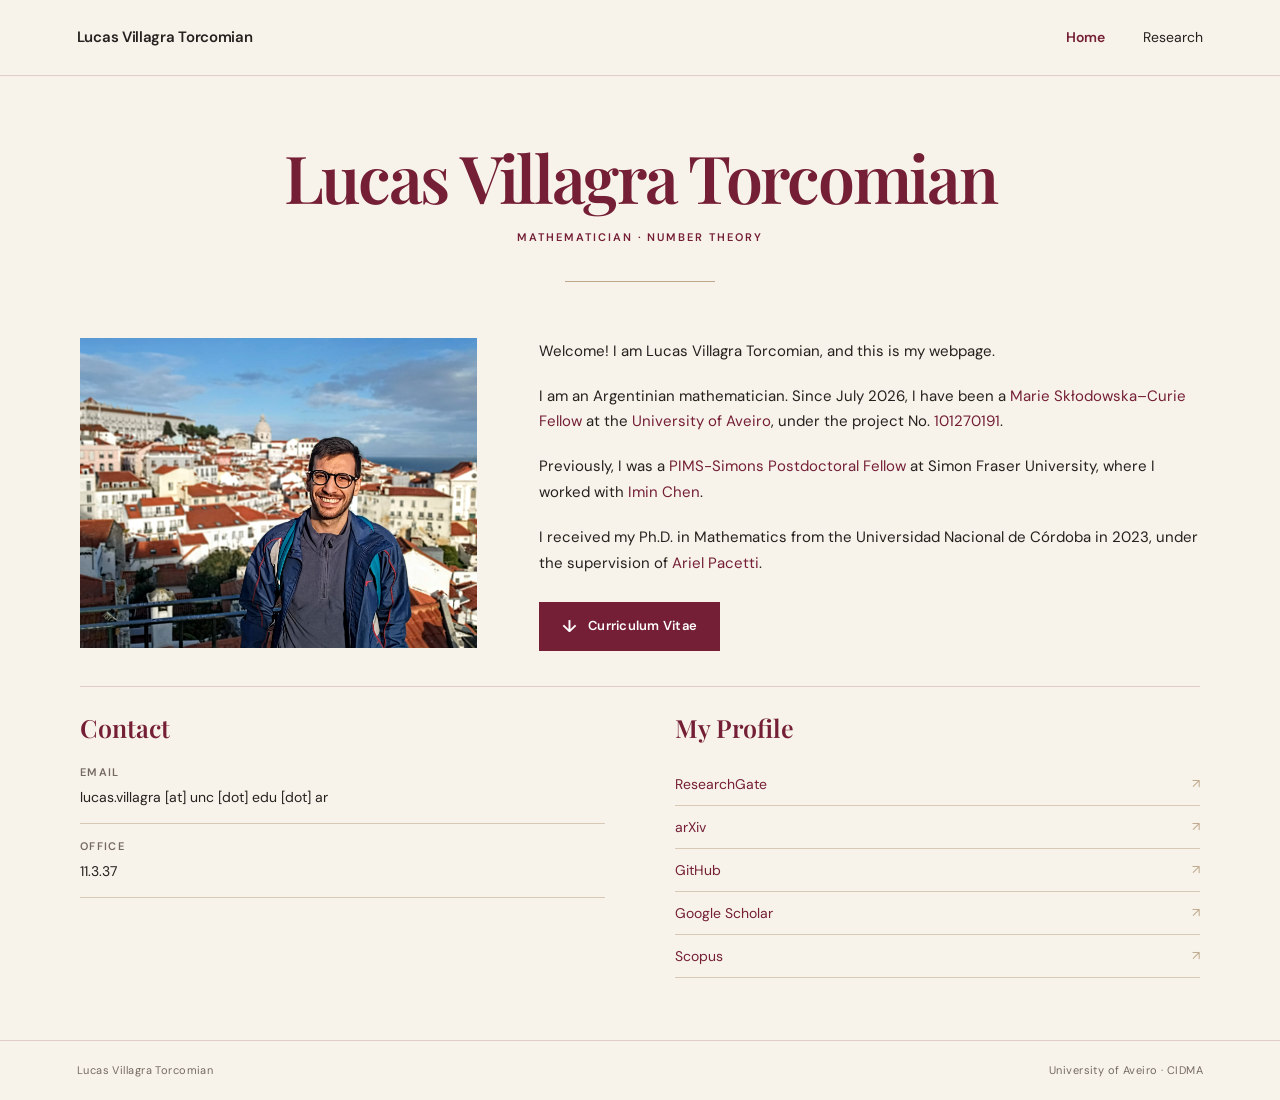
<file: index.html>
<!doctype html>
<html lang="en">
<head>
  <meta charset="utf-8">
  <meta name="viewport" content="width=device-width, initial-scale=1">
  <meta name="description" content="Lucas Villagra Torcomian is an Argentine mathematician and Marie Skłodowska-Curie Fellow at the University of Aveiro. His research focuses on Number Theory, Diophantine equations, arithmetic geometry, and modular forms."> 
  <title>Lucas Villagra Torcomian | Mathematician</title>
  <link rel="preconnect" href="https://fonts.googleapis.com">
  <link rel="preconnect" href="https://fonts.gstatic.com" crossorigin>
  <link href="https://fonts.googleapis.com/css2?family=DM+Sans:wght@400;500;600&family=Playfair+Display:wght@500;600;700&display=swap" rel="stylesheet">
  <link rel="stylesheet" href="assets/style.css">
</head>
<body>
  <header class="site-header">
    <a class="wordmark" href="index.html">Lucas Villagra Torcomian</a>
    <nav aria-label="Main navigation">
      <a class="active" href="index.html">Home</a>
      <a href="research.html">Research</a>
    </nav>
  </header>

  <main>
<section class="hero">
  <h1>Lucas Villagra Torcomian</h1>
  <p class="eyebrow">Mathematician · Number Theory</p>
  <div class="hero-rule"></div>
</section>

    <section class="intro section-wrap">
      <div class="portrait-frame">
        <img class="portrait" src="assets/IMG.jpg" alt="Portrait placeholder — this will be replaced with Lucas's photograph">
      </div>
      <div class="intro-copy">
        <p>Welcome! I am Lucas Villagra Torcomian, and this is my webpage.</p>
        <p>I am an Argentinian mathematician. Since July 2026, I have been a <a href="https://marie-sklodowska-curie-actions.ec.europa.eu/" target="_blank" rel="noopener">Marie Skłodowska–Curie Fellow</a> at the <a href="https://www.ua.pt/" target="_blank" rel="noopener">University of Aveiro</a>, under the project No. <a href="https://cordis.europa.eu/project/id/101270191" target="_blank" rel="noopener">101270191</a>.</p>
        <p>Previously, I was a <a href="https://www.pims.math.ca/programs/scientific/postdoctoral" target="_blank" rel="noopener">PIMS-Simons Postdoctoral Fellow</a> at Simon Fraser University, where I worked with <a href="https://www.iminchen.org/" target="_blank" rel="noopener">Imin Chen</a>.</p>
        <p>I received my Ph.D. in Mathematics from the Universidad Nacional de Córdoba in 2023, under the supervision of <a href="https://sweet.ua.pt/" target="_blank" rel="noopener">Ariel Pacetti</a>.</p>
        <a class="button" href="https://drive.google.com/file/d/19GsdV_UweHIttcDbR_BXUDmEfYeh36qH/view?usp=drive_link" target="_blank" rel="noopener">
          <span class="button-icon" aria-hidden="true">↓</span> Curriculum Vitae
        </a>
      </div>
    </section>

    <section class="contact-section section-wrap">
      <div class="contact-column">
        <h2>Contact</h2>
        <div class="contact-item">
          <span class="contact-label">Email</span>
          <span>lucas.villagra [at] unc [dot] edu [dot] ar</span>
        </div>
        <div class="contact-item">
          <span class="contact-label">Office</span>
          <span>11.3.37</span>
        </div>
      </div>
      <div class="profiles-column">
        <h2>My Profile</h2>
        <a class="profile-link" href="https://www.researchgate.net/profile/Lucas-Villagra-Torcomian-2" target="_blank" rel="noopener">ResearchGate <span>↗</span></a>
        <a class="profile-link" href="https://arxiv.org/search/?query=Lucas+Villagra+Torcomian&searchtype=author" target="_blank" rel="noopener">arXiv <span>↗</span></a>
        <a class="profile-link" href="https://github.com/lucasvillagra" target="_blank" rel="noopener">GitHub <span>↗</span></a>
        <a class="profile-link" href="https://scholar.google.com/citations?hl=es&oi=ao&user=vNur4E0AAAAJ" target="_blank" rel="noopener">Google Scholar <span>↗</span></a>
        <a class="profile-link" href="https://www.scopus.com/authid/detail.uri?authorId=57219787148" target="_blank" rel="noopener">Scopus <span>↗</span></a>
      </div>
    </section>
  </main>

  <footer class="site-footer">
    <span>Lucas Villagra Torcomian</span>
    <span>University of Aveiro · CIDMA</span>
  </footer>
</body>
</html>
</file>
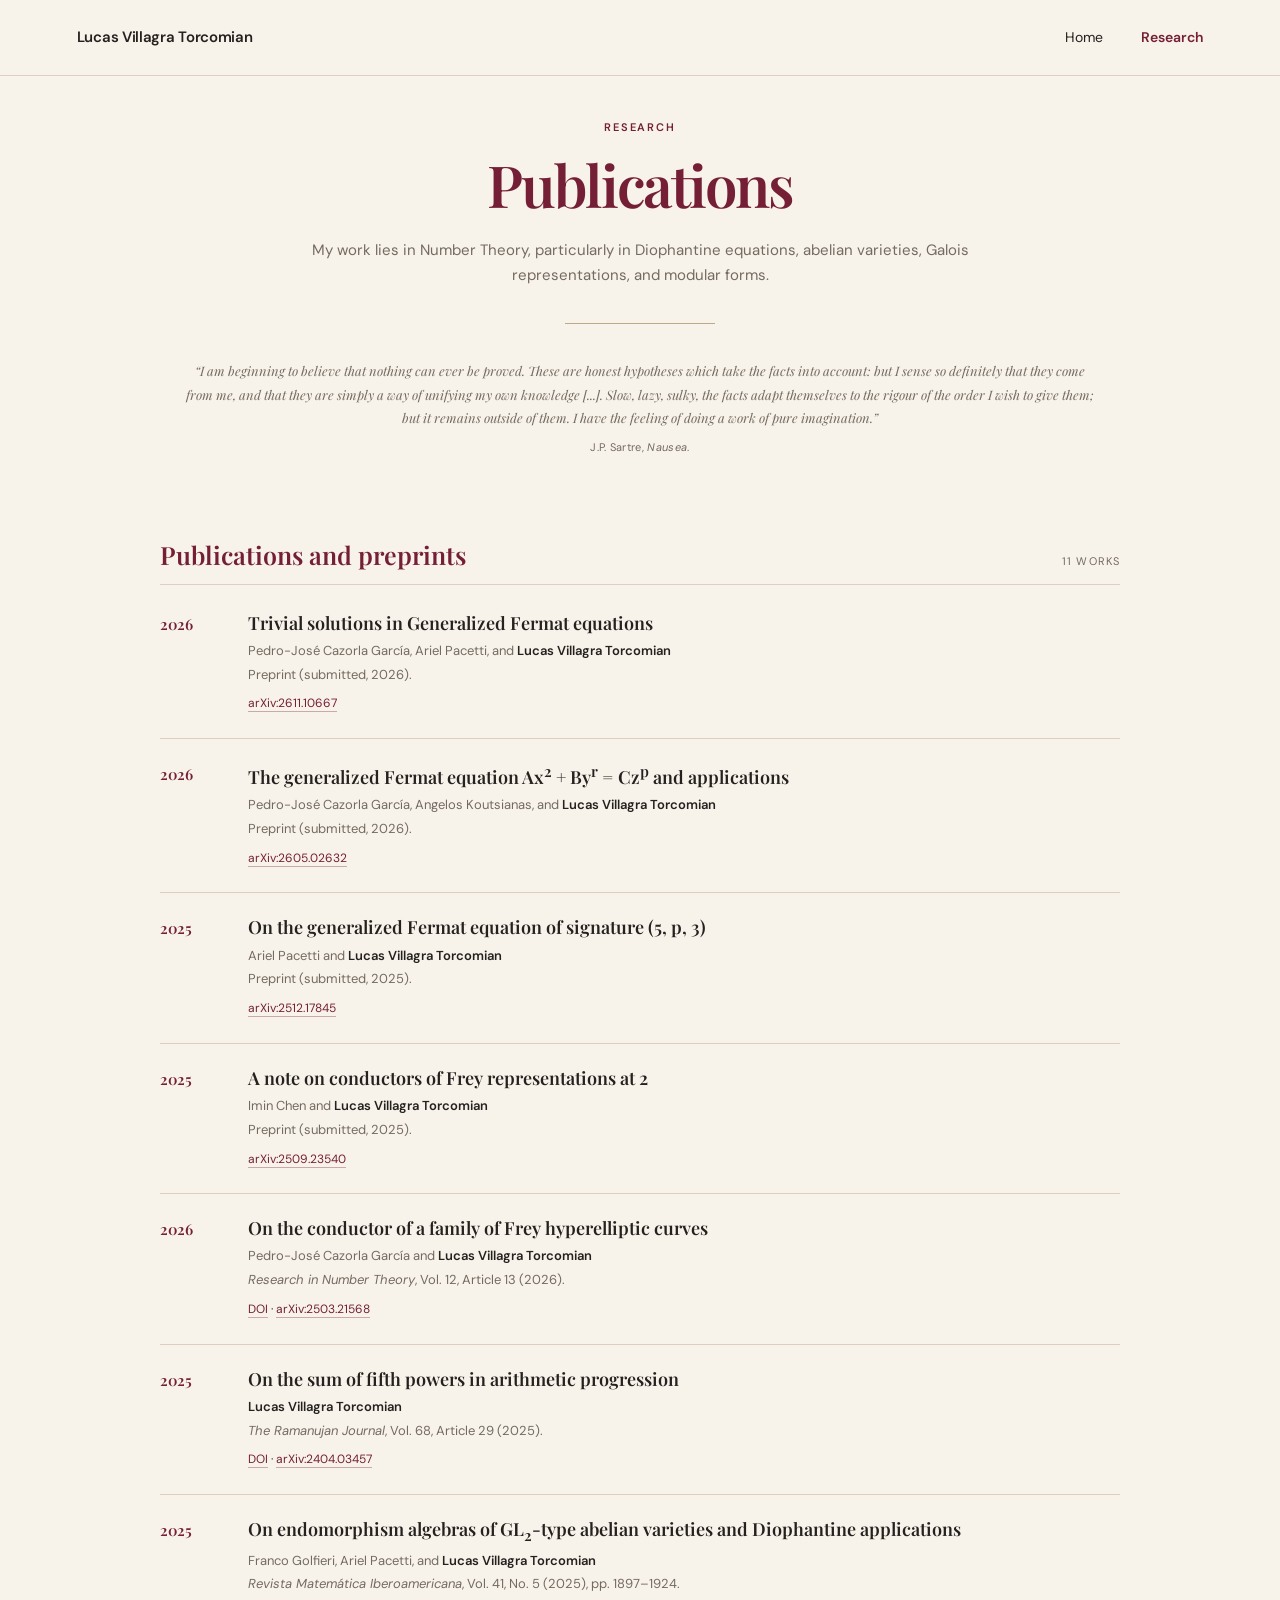
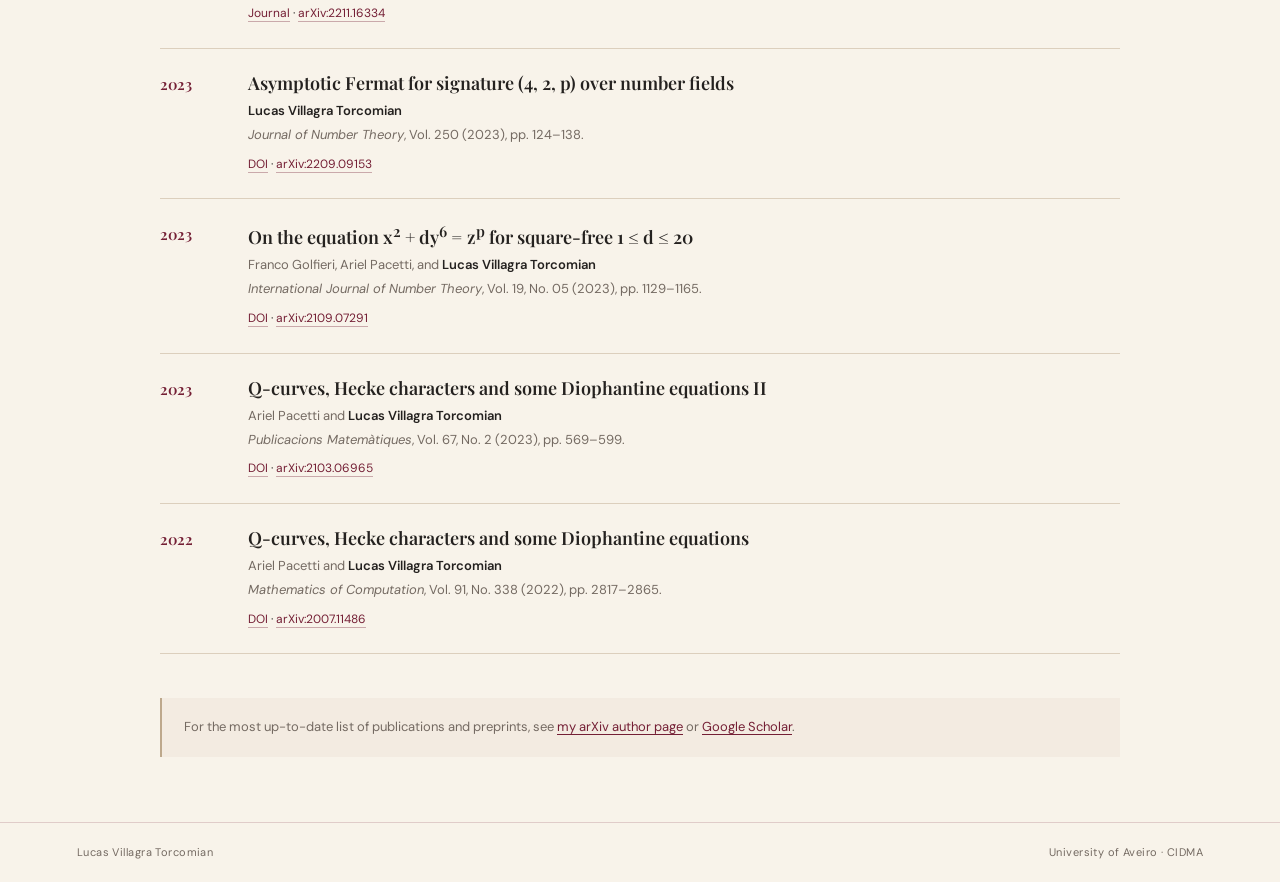
<file: research.html>
<!doctype html>
<html lang="en">
<head>
  <meta charset="utf-8">
  <meta name="viewport" content="width=device-width, initial-scale=1">
  <meta name="description" content="Research and publications of Lucas Villagra Torcomian.">
  <title>Research | Lucas Villagra Torcomian</title>
  <link rel="preconnect" href="https://fonts.googleapis.com">
  <link rel="preconnect" href="https://fonts.gstatic.com" crossorigin>
  <link href="https://fonts.googleapis.com/css2?family=DM+Sans:wght@400;500;600&family=Playfair+Display:wght@500;600;700&display=swap" rel="stylesheet">
  <link rel="stylesheet" href="assets/style.css">
</head>
<body>
  <header class="site-header">
    <a class="wordmark" href="index.html">Lucas Villagra Torcomian</a>
    <nav aria-label="Main navigation">
      <a href="index.html">Home</a>
      <a class="active" href="research.html">Research</a>
    </nav>
  </header>

  <main class="research-main">
    <section class="page-heading">
      <p class="eyebrow">Research</p>
      <h1>Publications</h1>
      <p class="page-intro">My work lies in Number Theory, particularly in Diophantine equations, abelian varieties, Galois representations, and modular forms.</p>
      <div class="hero-rule"></div>
    </section>

    <section class="sartre-quote" aria-label="Quotation from Sartre">
      <blockquote>
        “I am beginning to believe that nothing can ever be proved. These are honest hypotheses which take the facts into account: but I sense so definitely that they come from me, and that they are simply a way of unifying my own knowledge [...]. Slow, lazy, sulky, the facts adapt themselves to the rigour of the order I wish to give them; but it remains outside of them. I have the feeling of doing a work of pure imagination.”
      </blockquote>
      <p>J.P. Sartre, <em>Nausea</em>.</p>
    </section>

    <section class="publication-section">
      <div class="section-heading-row">
        <h2>Publications and preprints</h2>
        <span class="section-count">11 works</span>
      </div>

      <article class="publication">
        <span class="pub-year">2026</span>
        <div>
          <h3>Trivial solutions in Generalized Fermat equations</h3>
          <p class="authors">Pedro-José Cazorla García, Ariel Pacetti, and <strong>Lucas Villagra Torcomian</strong></p>
          <p class="journal">Preprint (submitted, 2026).</p>
          <div class="pub-links"><a href="https://arxiv.org/abs/2611.10667" target="_blank" rel="noopener">arXiv:2611.10667</a></div>
        </div>
      </article>
      
      <article class="publication">
        <span class="pub-year">2026</span>
        <div>
          <h3>The generalized Fermat equation Ax<sup>2</sup> + By<sup>r</sup> = Cz<sup>p</sup> and applications</h3>
          <p class="authors">Pedro-José Cazorla García, Angelos Koutsianas, and <strong>Lucas Villagra Torcomian</strong></p>
          <p class="journal">Preprint (submitted, 2026).</p>
          <div class="pub-links"><a href="https://arxiv.org/abs/2605.02632" target="_blank" rel="noopener">arXiv:2605.02632</a></div>
        </div>
      </article>

      <article class="publication">
        <span class="pub-year">2025</span>
        <div>
          <h3>On the generalized Fermat equation of signature (5, p, 3)</h3>
          <p class="authors">Ariel Pacetti and <strong>Lucas Villagra Torcomian</strong></p>
          <p class="journal">Preprint (submitted, 2025).</p>
          <div class="pub-links"><a href="https://arxiv.org/abs/2512.17845" target="_blank" rel="noopener">arXiv:2512.17845</a></div>
        </div>
      </article>

      <article class="publication">
        <span class="pub-year">2025</span>
        <div>
          <h3>A note on conductors of Frey representations at 2</h3>
          <p class="authors">Imin Chen and <strong>Lucas Villagra Torcomian</strong></p>
          <p class="journal">Preprint (submitted, 2025).</p>
          <div class="pub-links"><a href="https://arxiv.org/abs/2509.23540" target="_blank" rel="noopener">arXiv:2509.23540</a></div>
        </div>
      </article>

      <article class="publication">
        <span class="pub-year">2026</span>
        <div>
          <h3>On the conductor of a family of Frey hyperelliptic curves</h3>
          <p class="authors">Pedro-José Cazorla García and <strong>Lucas Villagra Torcomian</strong></p>
          <p class="journal"><em>Research in Number Theory</em>, Vol. 12, Article 13 (2026).</p>
          <div class="pub-links"><a href="https://doi.org/10.1007/s40993-026-00698-2" target="_blank" rel="noopener">DOI</a> · <a href="https://arxiv.org/abs/2503.21568" target="_blank" rel="noopener">arXiv:2503.21568</a></div>
        </div>
      </article>

      <article class="publication">
        <span class="pub-year">2025</span>
        <div>
          <h3>On the sum of fifth powers in arithmetic progression</h3>
          <p class="authors"><strong>Lucas Villagra Torcomian</strong></p>
          <p class="journal"><em>The Ramanujan Journal</em>, Vol. 68, Article 29 (2025).</p>
          <div class="pub-links"><a href="https://doi.org/10.1007/s11139-025-01153-z" target="_blank" rel="noopener">DOI</a> · <a href="https://arxiv.org/abs/2404.03457" target="_blank" rel="noopener">arXiv:2404.03457</a></div>
        </div>
      </article>

      <article class="publication">
        <span class="pub-year">2025</span>
        <div>
          <h3>On endomorphism algebras of GL<sub>2</sub>-type abelian varieties and Diophantine applications</h3>
          <p class="authors">Franco Golfieri, Ariel Pacetti, and <strong>Lucas Villagra Torcomian</strong></p>
          <p class="journal"><em>Revista Matemática Iberoamericana</em>, Vol. 41, No. 5 (2025), pp. 1897–1924.</p>
          <div class="pub-links"><a href="https://ems.press/journals/rmi/articles/14298722" target="_blank" rel="noopener">Journal</a> · <a href="https://arxiv.org/abs/2211.16334" target="_blank" rel="noopener">arXiv:2211.16334</a></div>
        </div>
      </article>

      <article class="publication">
        <span class="pub-year">2023</span>
        <div>
          <h3>Asymptotic Fermat for signature (4, 2, p) over number fields</h3>
          <p class="authors"><strong>Lucas Villagra Torcomian</strong></p>
          <p class="journal"><em>Journal of Number Theory</em>, Vol. 250 (2023), pp. 124–138.</p>
          <div class="pub-links"><a href="https://doi.org/10.1016/j.jnt.2023.03.006" target="_blank" rel="noopener">DOI</a> · <a href="https://arxiv.org/abs/2209.09153" target="_blank" rel="noopener">arXiv:2209.09153</a></div>
        </div>
      </article>

      <article class="publication">
        <span class="pub-year">2023</span>
        <div>
          <h3>On the equation x<sup>2</sup> + dy<sup>6</sup> = z<sup>p</sup> for square-free 1 ≤ d ≤ 20</h3>
          <p class="authors">Franco Golfieri, Ariel Pacetti, and <strong>Lucas Villagra Torcomian</strong></p>
          <p class="journal"><em>International Journal of Number Theory</em>, Vol. 19, No. 05 (2023), pp. 1129–1165.</p>
          <div class="pub-links"><a href="https://doi.org/10.1142/S1793042123500562" target="_blank" rel="noopener">DOI</a> · <a href="https://arxiv.org/abs/2109.07291" target="_blank" rel="noopener">arXiv:2109.07291</a></div>
        </div>
      </article>

      <article class="publication">
        <span class="pub-year">2023</span>
        <div>
          <h3>Q-curves, Hecke characters and some Diophantine equations II</h3>
          <p class="authors">Ariel Pacetti and <strong>Lucas Villagra Torcomian</strong></p>
          <p class="journal"><em>Publicacions Matemàtiques</em>, Vol. 67, No. 2 (2023), pp. 569–599.</p>
          <div class="pub-links"><a href="https://doi.org/10.5565/PUBLMAT6722304" target="_blank" rel="noopener">DOI</a> · <a href="https://arxiv.org/abs/2103.06965" target="_blank" rel="noopener">arXiv:2103.06965</a></div>
        </div>
      </article>

      <article class="publication">
        <span class="pub-year">2022</span>
        <div>
          <h3>Q-curves, Hecke characters and some Diophantine equations</h3>
          <p class="authors">Ariel Pacetti and <strong>Lucas Villagra Torcomian</strong></p>
          <p class="journal"><em>Mathematics of Computation</em>, Vol. 91, No. 338 (2022), pp. 2817–2865.</p>
          <div class="pub-links"><a href="https://doi.org/10.1090/mcom/3759" target="_blank" rel="noopener">DOI</a> · <a href="https://arxiv.org/abs/2007.11486" target="_blank" rel="noopener">arXiv:2007.11486</a></div>
        </div>
      </article>
    </section>

    <p class="research-note">For the most up-to-date list of publications and preprints, see <a href="https://arxiv.org/search/?query=Lucas+Villagra+Torcomian&searchtype=author" target="_blank" rel="noopener">my arXiv author page</a> or <a href="https://scholar.google.com/citations?hl=es&oi=ao&user=vNur4E0AAAAJ" target="_blank" rel="noopener">Google Scholar</a>.</p>
  </main>

  <footer class="site-footer">
    <span>Lucas Villagra Torcomian</span>
    <span>University of Aveiro · CIDMA</span>
  </footer>
</body>
</html>
</file>
<file: assets/style.css>
:root {
  --paper: #F8F3EA;
  --paper-deep: #F1E9DD;
  --burgundy: #741F35;
  --burgundy-dark: #5E182B;
  --ink: #24211F;
  --muted: #746A62;
  --sand: #BDA88C;
  --line: rgba(116, 31, 53, .18);
  --serif: "Playfair Display", Georgia, serif;
  --sans: "DM Sans", Arial, sans-serif;
}
* { box-sizing: border-box; }
html { scroll-behavior: smooth; }
body { margin: 0; background: var(--paper); color: var(--ink); font-family: var(--sans); font-size: 16px; line-height: 1.72; }
a { color: var(--burgundy); text-decoration-thickness: 1px; text-underline-offset: 3px; }
a:hover { color: var(--burgundy-dark); }
.site-header { min-height: 76px; padding: 0 clamp(22px, 6vw, 92px); display: flex; align-items: center; justify-content: space-between; gap: 24px; border-bottom: 1px solid var(--line); }
.wordmark { color: var(--ink); text-decoration: none; font-size: 15px; font-weight: 600; letter-spacing: -.02em; }
nav { display: flex; align-items: center; gap: clamp(18px, 3vw, 42px); }
nav a { color: var(--ink); text-decoration: none; font-size: 14px; }
nav a:hover, nav a.active { color: var(--burgundy); }
nav a.active { font-weight: 600; }
nav span { font-size: 11px; opacity: .65; }
.hero {
  text-align: center;
  padding: clamp(30px, 5vw, 65px) 24px 32px;
}.eyebrow { color: var(--burgundy); text-transform: uppercase; letter-spacing: .18em; font-size: 11px; font-weight: 600; margin: 12px 0 14px; }
.hero h1, .page-heading h1 { color: var(--burgundy); font: 600 clamp(38px, 5.2vw, 66px)/1.15 var(--serif); letter-spacing: -.035em; margin: 0; }
.hero-subtitle { margin: 20px 0 0; color: var(--burgundy); font-size: 17px; font-style: italic; font-weight: 600; }
.hero-rule { width: min(150px, 35vw); height: 1px; background: var(--sand); margin: 34px auto 0; }
.section-wrap { width: min(1120px, calc(100% - 48px)); margin-inline: auto; }
.intro {
  display: grid;
  grid-template-columns: minmax(220px, .75fr) minmax(0, 1.25fr);
  gap: clamp(30px, 5vw, 62px);
  align-items: start;
  padding: 24px 0 35px;
}
.portrait-frame {
  position: relative;
  height: 310px;
  min-height: 0;
  background: linear-gradient(145deg, #E9DED0, #D6C5B2);
  overflow: hidden;
}
.portrait {
  width: 100%;
  height: 100%;
  display: block;
  object-fit: cover;
}.portrait-note { position: absolute; left: 16px; bottom: 14px; background: rgba(248,243,234,.88); color: var(--muted); padding: 5px 10px; font-size: 11px; letter-spacing: .04em; }
.intro-copy { padding-top: 1px; font-size: 15px; }
.intro-copy p { margin: 0 0 19px; }
.intro-copy .lead { font-size: 18px; line-height: 1.55; margin-bottom: 24px; }
.button { display: inline-flex; align-items: center; gap: 11px; margin-top: 7px; padding: 12px 22px; background: var(--burgundy); color: #fff; text-decoration: none; font-size: 13px; font-weight: 600; letter-spacing: .02em; border: 1px solid var(--burgundy); transition: .2s ease; }
.button:hover { background: var(--burgundy-dark); color: #fff; transform: translateY(-1px); }
.button-icon { font-size: 17px; line-height: 1; }
.contact-section { border-top: 1px solid var(--line); padding: 25px 0 62px; display: grid; grid-template-columns: 1fr 1fr; gap: 70px; }
.contact-section h2, .publication-section h2 { margin: 0 0 20px; color: var(--burgundy); font: 600 25px/1.25 var(--serif); }
.contact-item { display: grid; gap: 3px; padding: 0 0 14px; margin-bottom: 13px; border-bottom: 1px solid rgba(189,168,140,.55); font-size: 14px; }
.contact-label { color: var(--muted); font-size: 11px; letter-spacing: .12em; text-transform: uppercase; font-weight: 600; }
.profile-link { display: flex; justify-content: space-between; align-items: center; padding: 9px 0; border-bottom: 1px solid rgba(189,168,140,.55); color: var(--burgundy); text-decoration: none; font-size: 14px; }
.profile-link span { color: var(--sand); font-size: 13px; }
.site-footer { border-top: 1px solid var(--line); padding: 20px clamp(22px, 6vw, 92px); display: flex; justify-content: space-between; gap: 18px; color: var(--muted); font-size: 11px; letter-spacing: .04em; }
.research-main { width: min(960px, calc(100% - 48px)); margin: 0 auto; }
.page-heading {
  text-align: center;
  padding: 30px 0 35px;
}
.page-heading h1 { font-size: clamp(42px, 5vw, 58px); }
.page-intro { max-width: 660px; margin: 20px auto 0; color: var(--muted); font-size: 15px; }
.publication-section { padding: 26px 0 14px; }
.section-heading-row { display: flex; align-items: baseline; justify-content: space-between; gap: 18px; border-bottom: 1px solid var(--line); margin-bottom: 4px; }
.publication-section h2 { margin-bottom: 13px; }
.section-count { color: var(--muted); font-size: 11px; letter-spacing: .1em; text-transform: uppercase; }
.publication { display: grid; grid-template-columns: 66px minmax(0,1fr); gap: 22px; padding: 22px 0 24px; border-bottom: 1px solid rgba(189,168,140,.48); }
.pub-year { color: var(--burgundy); font: 600 15px var(--serif); padding-top: 3px; }
.publication h3 { margin: 0 0 5px; color: var(--ink); font: 600 18px/1.4 var(--serif); }
.authors, .journal { margin: 3px 0; font-size: 13px; color: var(--muted); line-height: 1.6; }
.authors strong { color: var(--ink); font-weight: 600; }
.pub-links { margin-top: 8px; font-size: 12px; }
.pub-links a { text-decoration: none; border-bottom: 1px solid rgba(116,31,53,.35); }
.preprints { padding-top: 44px; }
.research-note { margin: 30px 0 65px; padding: 18px 22px; border-left: 2px solid var(--sand); background: rgba(241,233,221,.65); color: var(--muted); font-size: 13px; }
@media (max-width: 760px) {
  .site-header { padding: 17px 22px; flex-direction: column; align-items: flex-start; gap: 12px; }
  nav { width: 100%; gap: 25px; }
  .hero { padding-top: 52px; }
  .intro { grid-template-columns: 1fr; gap: 26px; padding-top: 10px; }
  .portrait-frame, .portrait { min-height: 0; height: auto; aspect-ratio: 4 / 5; }
  .contact-section { grid-template-columns: 1fr; gap: 34px; padding-top: 34px; }
  .site-footer { flex-direction: column; gap: 5px; }
  .page-heading { padding: 52px 0 36px; }
  .publication { grid-template-columns: 48px minmax(0,1fr); gap: 12px; }
  .publication h3 { font-size: 16px; }
}

/* Subtle quotation from Sartre on the Research page */
.sartre-quote {
  max-width: 1000px;
  margin: 0 auto 34px;
  padding: 0 22px 22px;
  color: var(--muted);
  text-align: center;
}

.sartre-quote blockquote {
  margin: 0;
  font: italic 13px/1.8 var(--serif);
}

.sartre-quote p {
  margin: 9px 0 0;
  font-size: 11px;
  letter-spacing: .03em;
}

/* Remove underlines only on the homepage */
body:has(.hero) a {
  text-decoration: none;
}
</file>
